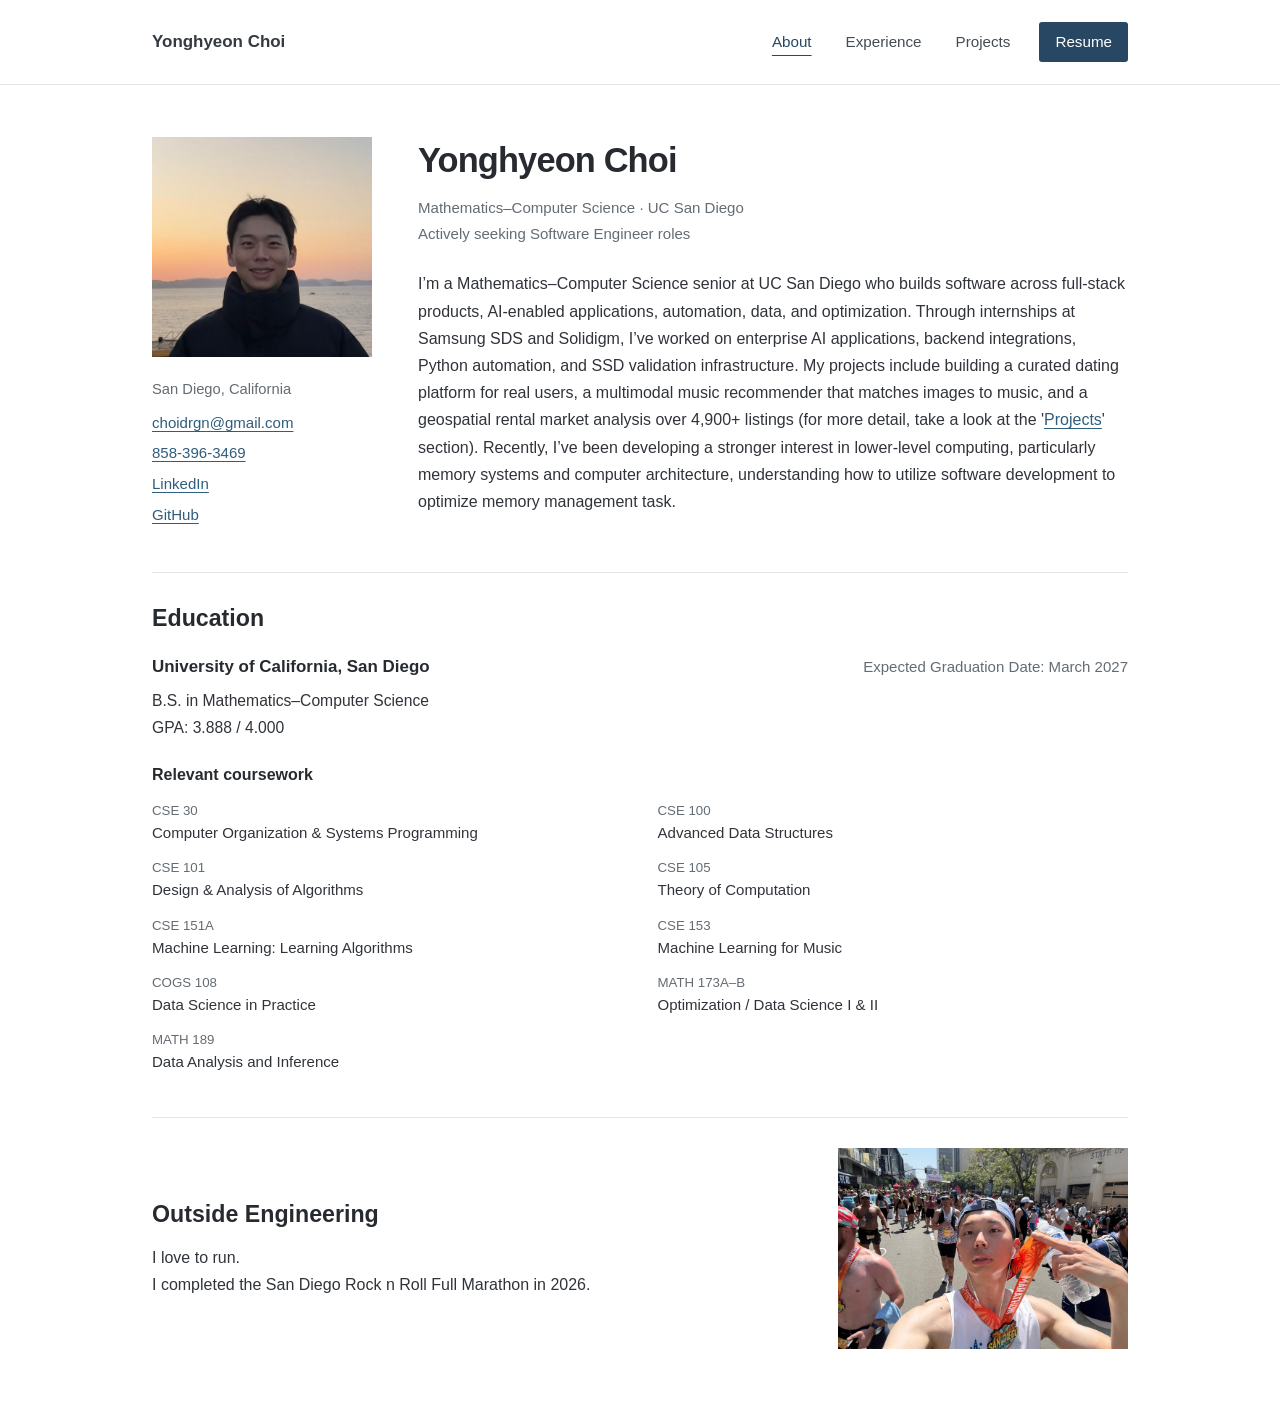
<file: index.html>
<!doctype html>
<html lang="en">
<head>
<meta charset="utf-8"><meta name="viewport" content="width=device-width, initial-scale=1">
<title>Yonghyeon Choi | About</title>
<meta name="description" content="Yonghyeon Choi, Mathematics–Computer Science at UC San Diego. Software engineering, projects, and resume. Actively seeking Software Engineer roles.">
<meta name="theme-color" content="#ffffff">
<link rel="icon" type="image/svg+xml" href="data:image/svg+xml,%3Csvg xmlns='http://www.w3.org/2000/svg' viewBox='0 0 64 64'%3E%3Crect width='64' height='64' rx='6' fill='%23274763'/%3E%3Ctext x='32' y='43' text-anchor='middle' font-family='Arial,sans-serif' font-size='29' font-weight='700' fill='white'%3EYC%3C/text%3E%3C/svg%3E">
<link rel="stylesheet" href="/styles.css">
</head><body>
<a class="skip-link" href="#main">Skip to content</a>
<header class="site-header"><div class="header-inner">
<a class="site-name" href="/">Yonghyeon Choi</a>
<nav aria-label="Main navigation"><a href="/" aria-current="page">About</a><a href="/experience/">Experience</a><a href="/projects/">Projects</a><a class="resume-nav" href="/resume/">Resume</a></nav>
</div></header>
<main id="main" class="page about-page">
<section class="about-intro" aria-labelledby="name">
<div class="profile-column">
<figure class="portrait"><img src="/portrait.jpg" width="1200" height="1600" alt="Portrait of Yonghyeon Choi"></figure>
<p class="location">San Diego, California</p>
<div class="contact-links" aria-label="Contact information"><a href="mailto:choidrgn@gmail.com">choidrgn@gmail.com</a><a href="tel:+18583963469">858-396-3469</a><a href="https://www.linkedin.com/in/yonghyeon-choi-45264133a" target="_blank" rel="noopener noreferrer">LinkedIn</a><a href="https://github.com/choi8616?tab=repositories" target="_blank" rel="noopener noreferrer">GitHub</a></div>
</div>
<div class="about-copy"><h1 id="name">Yonghyeon Choi</h1>
<p class="identity">Mathematics–Computer Science · UC San Diego<br>Actively seeking Software Engineer roles</p>
<p>I’m a Mathematics–Computer Science senior at UC San Diego who builds software across full-stack products, AI-enabled applications, automation, data, and optimization. Through internships at Samsung SDS and Solidigm, I’ve worked on enterprise AI applications, backend integrations, Python automation, and SSD validation infrastructure. My projects include building a curated dating platform for real users, a multimodal music recommender that matches images to music, and a geospatial rental market analysis over 4,900+ listings (for more detail, take a look at the '<a href="/projects/">Projects</a>' section). Recently, I’ve been developing a stronger interest in lower-level computing, particularly memory systems and computer architecture, understanding how to utilize software development to optimize memory management task.</p>
</div></section>
<section class="about-section" aria-labelledby="education"><h2 id="education">Education</h2>
<div class="entry-heading"><h3>University of California, San Diego</h3><p class="date">Expected Graduation Date: March 2027</p></div>
<p class="education-degree">B.S. in Mathematics–Computer Science<br>GPA: 3.888 / 4.000</p>
<h3 class="course-heading">Relevant coursework</h3>
<ul class="coursework"><li><span>CSE 30</span> Computer Organization &amp; Systems Programming</li><li><span>CSE 100</span> Advanced Data Structures</li><li><span>CSE 101</span> Design &amp; Analysis of Algorithms</li><li><span>CSE 105</span> Theory of Computation</li><li><span>CSE 151A</span> Machine Learning: Learning Algorithms</li><li><span>CSE 153</span> Machine Learning for Music</li><li><span>COGS 108</span> Data Science in Practice</li><li><span>MATH 173A–B</span> Optimization / Data Science I &amp; II</li><li><span>MATH 189</span> Data Analysis and Inference</li></ul>
</section>
<section class="about-section running-section" aria-labelledby="running"><div><h2 id="running">Outside Engineering</h2><p>I love to run.<br>I completed the San Diego Rock n Roll Full Marathon in 2026.</p></div><figure class="running-photo"><img src="/running.jpg" width="1600" height="1106" alt="Yonghyeon Choi with his marathon finisher medal" loading="lazy"></figure></section>
</main>
</body></html>
</file>
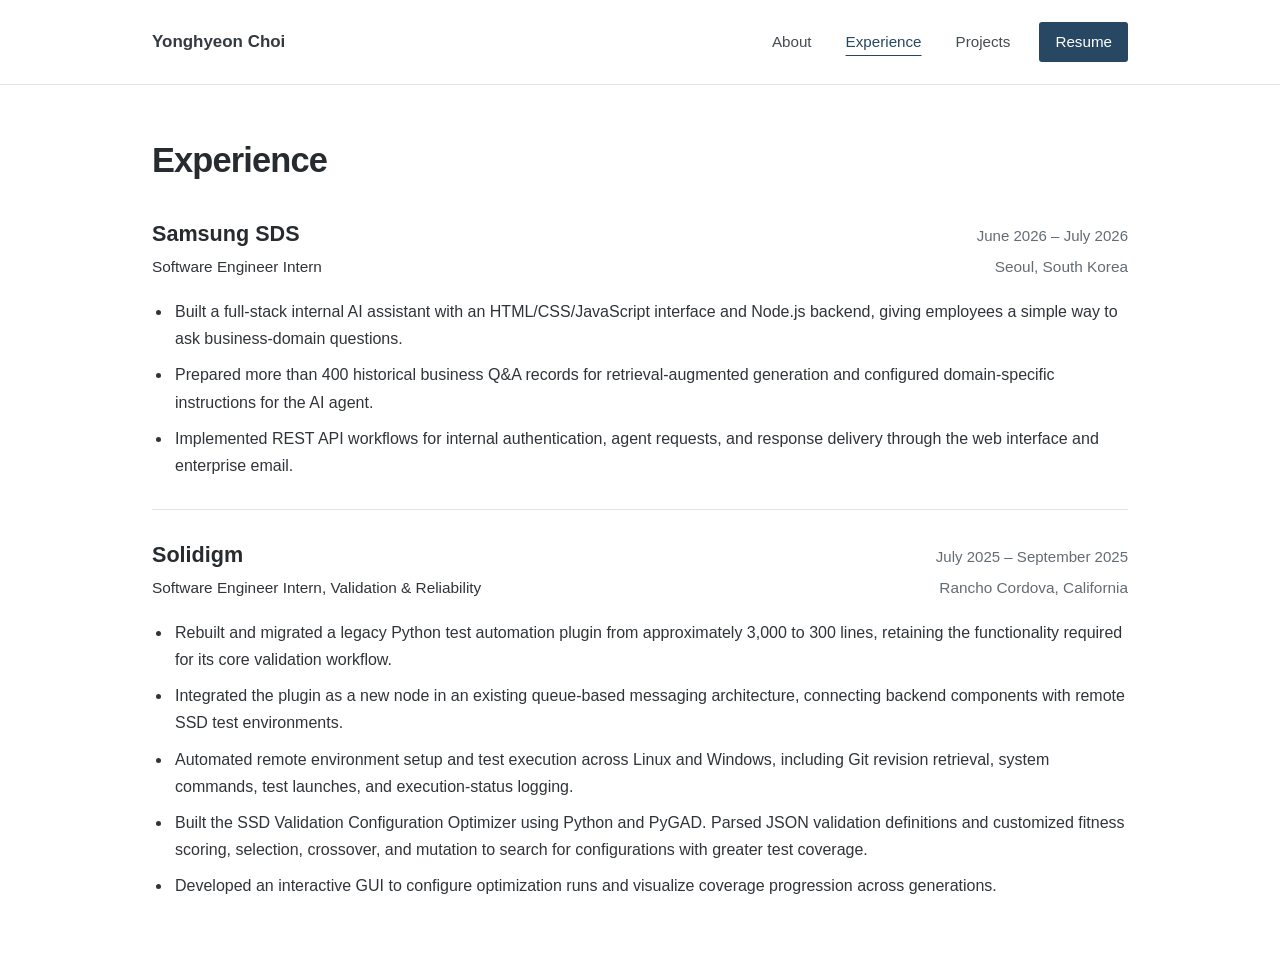
<file: experience/index.html>
<!doctype html>
<html lang="en">
<head>
<meta charset="utf-8"><meta name="viewport" content="width=device-width, initial-scale=1">
<title>Yonghyeon Choi | Experience</title>
<meta name="description" content="Yonghyeon Choi, Mathematics–Computer Science at UC San Diego. Software engineering, projects, and resume. Actively seeking Software Engineer roles.">
<meta name="theme-color" content="#ffffff">
<link rel="icon" type="image/svg+xml" href="data:image/svg+xml,%3Csvg xmlns='http://www.w3.org/2000/svg' viewBox='0 0 64 64'%3E%3Crect width='64' height='64' rx='6' fill='%23274763'/%3E%3Ctext x='32' y='43' text-anchor='middle' font-family='Arial,sans-serif' font-size='29' font-weight='700' fill='white'%3EYC%3C/text%3E%3C/svg%3E">
<link rel="stylesheet" href="/styles.css">
</head><body>
<a class="skip-link" href="#main">Skip to content</a>
<header class="site-header"><div class="header-inner">
<a class="site-name" href="/">Yonghyeon Choi</a>
<nav aria-label="Main navigation"><a href="/">About</a><a href="/experience/" aria-current="page">Experience</a><a href="/projects/">Projects</a><a class="resume-nav" href="/resume/">Resume</a></nav>
</div></header>
<main id="main" class="page "><h1 class="page-title">Experience</h1>
<article class="resume-entry">
<div class="entry-heading"><h2>Samsung SDS</h2><p class="date">June 2026 – July 2026</p></div>
<div class="job-meta"><p>Software Engineer Intern</p><p class="place">Seoul, South Korea</p></div>
<ul>
<li>Built a full-stack internal AI assistant with an HTML/CSS/JavaScript interface and Node.js backend, giving employees a simple way to ask business-domain questions.</li>
<li>Prepared more than 400 historical business Q&amp;A records for retrieval-augmented generation and configured domain-specific instructions for the AI agent.</li>
<li>Implemented REST API workflows for internal authentication, agent requests, and response delivery through the web interface and enterprise email.</li>
</ul></article>
<article class="resume-entry">
<div class="entry-heading"><h2>Solidigm</h2><p class="date">July 2025 – September 2025</p></div>
<div class="job-meta"><p>Software Engineer Intern, Validation &amp; Reliability</p><p class="place">Rancho Cordova, California</p></div>
<ul>
<li>Rebuilt and migrated a legacy Python test automation plugin from approximately 3,000 to 300 lines, retaining the functionality required for its core validation workflow.</li>
<li>Integrated the plugin as a new node in an existing queue-based messaging architecture, connecting backend components with remote SSD test environments.</li>
<li>Automated remote environment setup and test execution across Linux and Windows, including Git revision retrieval, system commands, test launches, and execution-status logging.</li>
<li>Built the SSD Validation Configuration Optimizer using Python and PyGAD. Parsed JSON validation definitions and customized fitness scoring, selection, crossover, and mutation to search for configurations with greater test coverage.</li>
<li>Developed an interactive GUI to configure optimization runs and visualize coverage progression across generations.</li>
</ul></article>
</main>
</body></html>
</file>
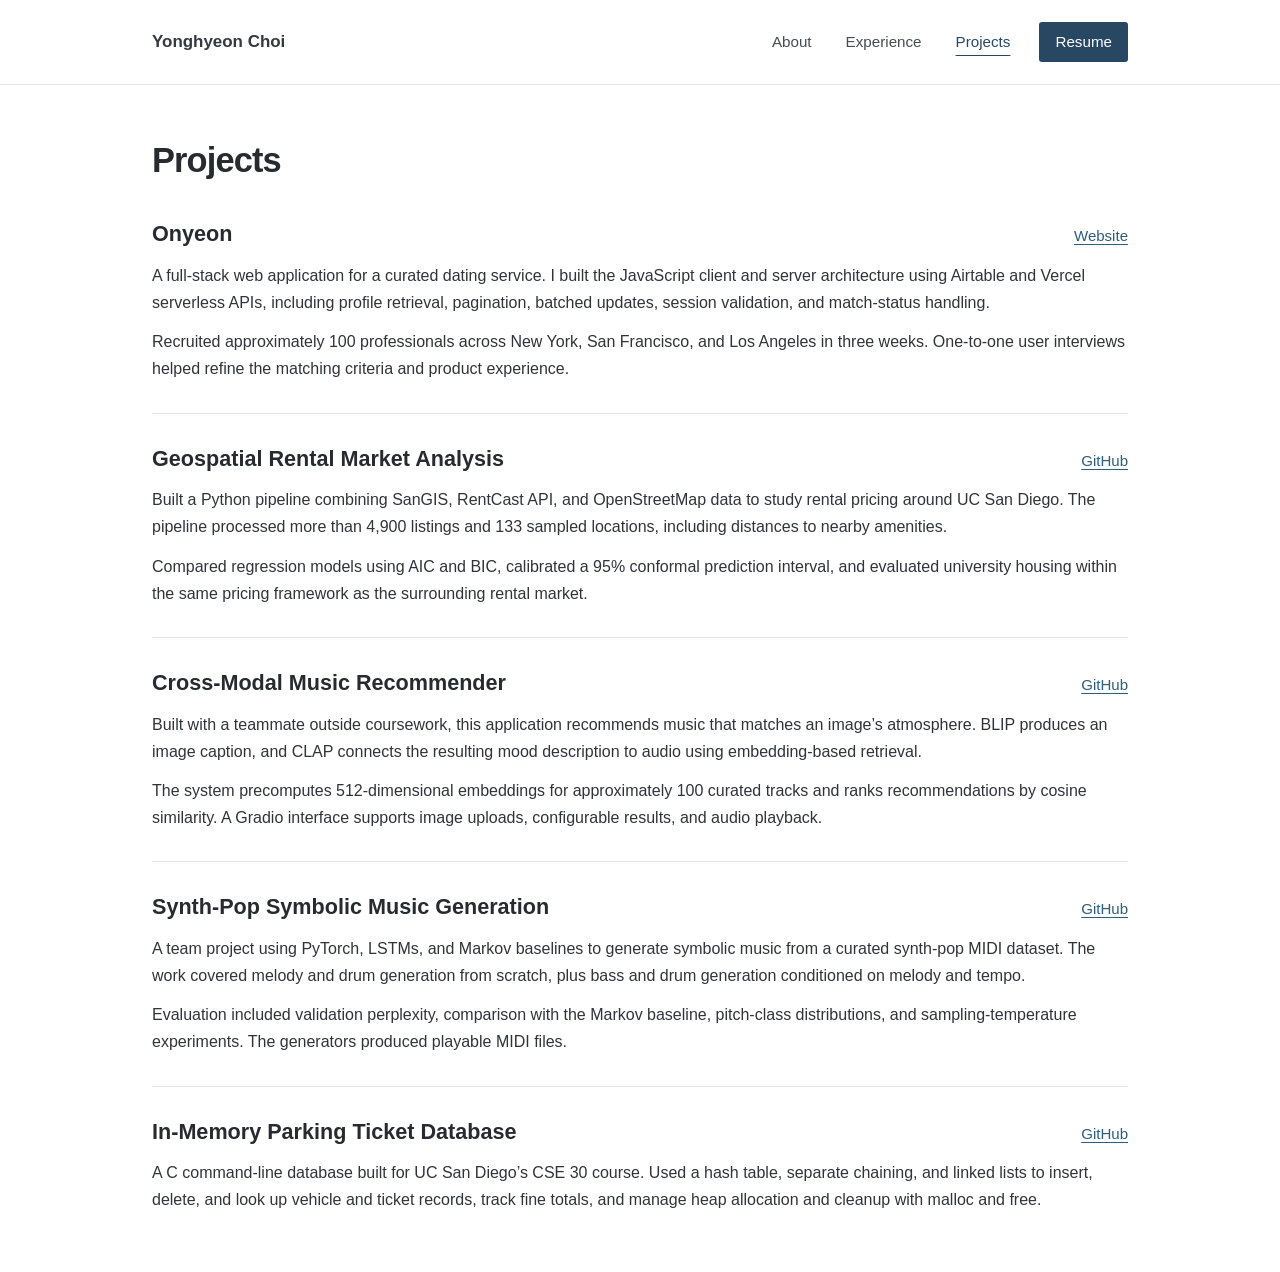
<file: projects/index.html>
<!doctype html>
<html lang="en">
<head>
<meta charset="utf-8"><meta name="viewport" content="width=device-width, initial-scale=1">
<title>Yonghyeon Choi | Projects</title>
<meta name="description" content="Yonghyeon Choi, Mathematics–Computer Science at UC San Diego. Software engineering, projects, and resume. Actively seeking Software Engineer roles.">
<meta name="theme-color" content="#ffffff">
<link rel="icon" type="image/svg+xml" href="data:image/svg+xml,%3Csvg xmlns='http://www.w3.org/2000/svg' viewBox='0 0 64 64'%3E%3Crect width='64' height='64' rx='6' fill='%23274763'/%3E%3Ctext x='32' y='43' text-anchor='middle' font-family='Arial,sans-serif' font-size='29' font-weight='700' fill='white'%3EYC%3C/text%3E%3C/svg%3E">
<link rel="stylesheet" href="/styles.css">
</head><body>
<a class="skip-link" href="#main">Skip to content</a>
<header class="site-header"><div class="header-inner">
<a class="site-name" href="/">Yonghyeon Choi</a>
<nav aria-label="Main navigation"><a href="/">About</a><a href="/experience/">Experience</a><a href="/projects/" aria-current="page">Projects</a><a class="resume-nav" href="/resume/">Resume</a></nav>
</div></header>
<main id="main" class="page "><h1 class="page-title">Projects</h1>
<article class="project-entry"><div class="project-heading"><h2>Onyeon</h2><a href="https://www.on-yeon.com/" target="_blank" rel="noopener noreferrer" aria-label="Visit Onyeon">Website</a></div>
<p>A full-stack web application for a curated dating service. I built the JavaScript client and server architecture using Airtable and Vercel serverless APIs, including profile retrieval, pagination, batched updates, session validation, and match-status handling.</p>
<p>Recruited approximately 100 professionals across New York, San Francisco, and Los Angeles in three weeks. One-to-one user interviews helped refine the matching criteria and product experience.</p></article>
<article class="project-entry"><div class="project-heading"><h2>Geospatial Rental Market Analysis</h2><a href="https://github.com/ryanchrisstanley-sudo/math189proj" target="_blank" rel="noopener noreferrer" aria-label="View Geospatial Rental Market Analysis on GitHub">GitHub</a></div>
<p>Built a Python pipeline combining SanGIS, RentCast API, and OpenStreetMap data to study rental pricing around UC San Diego. The pipeline processed more than 4,900 listings and 133 sampled locations, including distances to nearby amenities.</p>
<p>Compared regression models using AIC and BIC, calibrated a 95% conformal prediction interval, and evaluated university housing within the same pricing framework as the surrounding rental market.</p></article>
<article class="project-entry"><div class="project-heading"><h2>Cross-Modal Music Recommender</h2><a href="https://github.com/choi8616/cross_modal_music_recommender" target="_blank" rel="noopener noreferrer" aria-label="View Cross-Modal Music Recommender on GitHub">GitHub</a></div>
<p>Built with a teammate outside coursework, this application recommends music that matches an image’s atmosphere. BLIP produces an image caption, and CLAP connects the resulting mood description to audio using embedding-based retrieval.</p>
<p>The system precomputes 512-dimensional embeddings for approximately 100 curated tracks and ranks recommendations by cosine similarity. A Gradio interface supports image uploads, configurable results, and audio playback.</p></article>
<article class="project-entry"><div class="project-heading"><h2>Synth-Pop Symbolic Music Generation</h2><a href="https://github.com/choi8616/synth_music_generator" target="_blank" rel="noopener noreferrer" aria-label="View Synth-Pop Symbolic Music Generation on GitHub">GitHub</a></div>
<p>A team project using PyTorch, LSTMs, and Markov baselines to generate symbolic music from a curated synth-pop MIDI dataset. The work covered melody and drum generation from scratch, plus bass and drum generation conditioned on melody and tempo.</p>
<p>Evaluation included validation perplexity, comparison with the Markov baseline, pitch-class distributions, and sampling-temperature experiments. The generators produced playable MIDI files.</p></article>
<article class="project-entry"><div class="project-heading"><h2>In-Memory Parking Ticket Database</h2><a href="https://github.com/choi8616/parking-ticket-db" target="_blank" rel="noopener noreferrer" aria-label="View In-Memory Parking Ticket Database on GitHub">GitHub</a></div>
<p>A C command-line database built for UC San Diego’s CSE 30 course. Used a hash table, separate chaining, and linked lists to insert, delete, and look up vehicle and ticket records, track fine totals, and manage heap allocation and cleanup with malloc and free.</p></article>
</main>
</body></html>
</file>
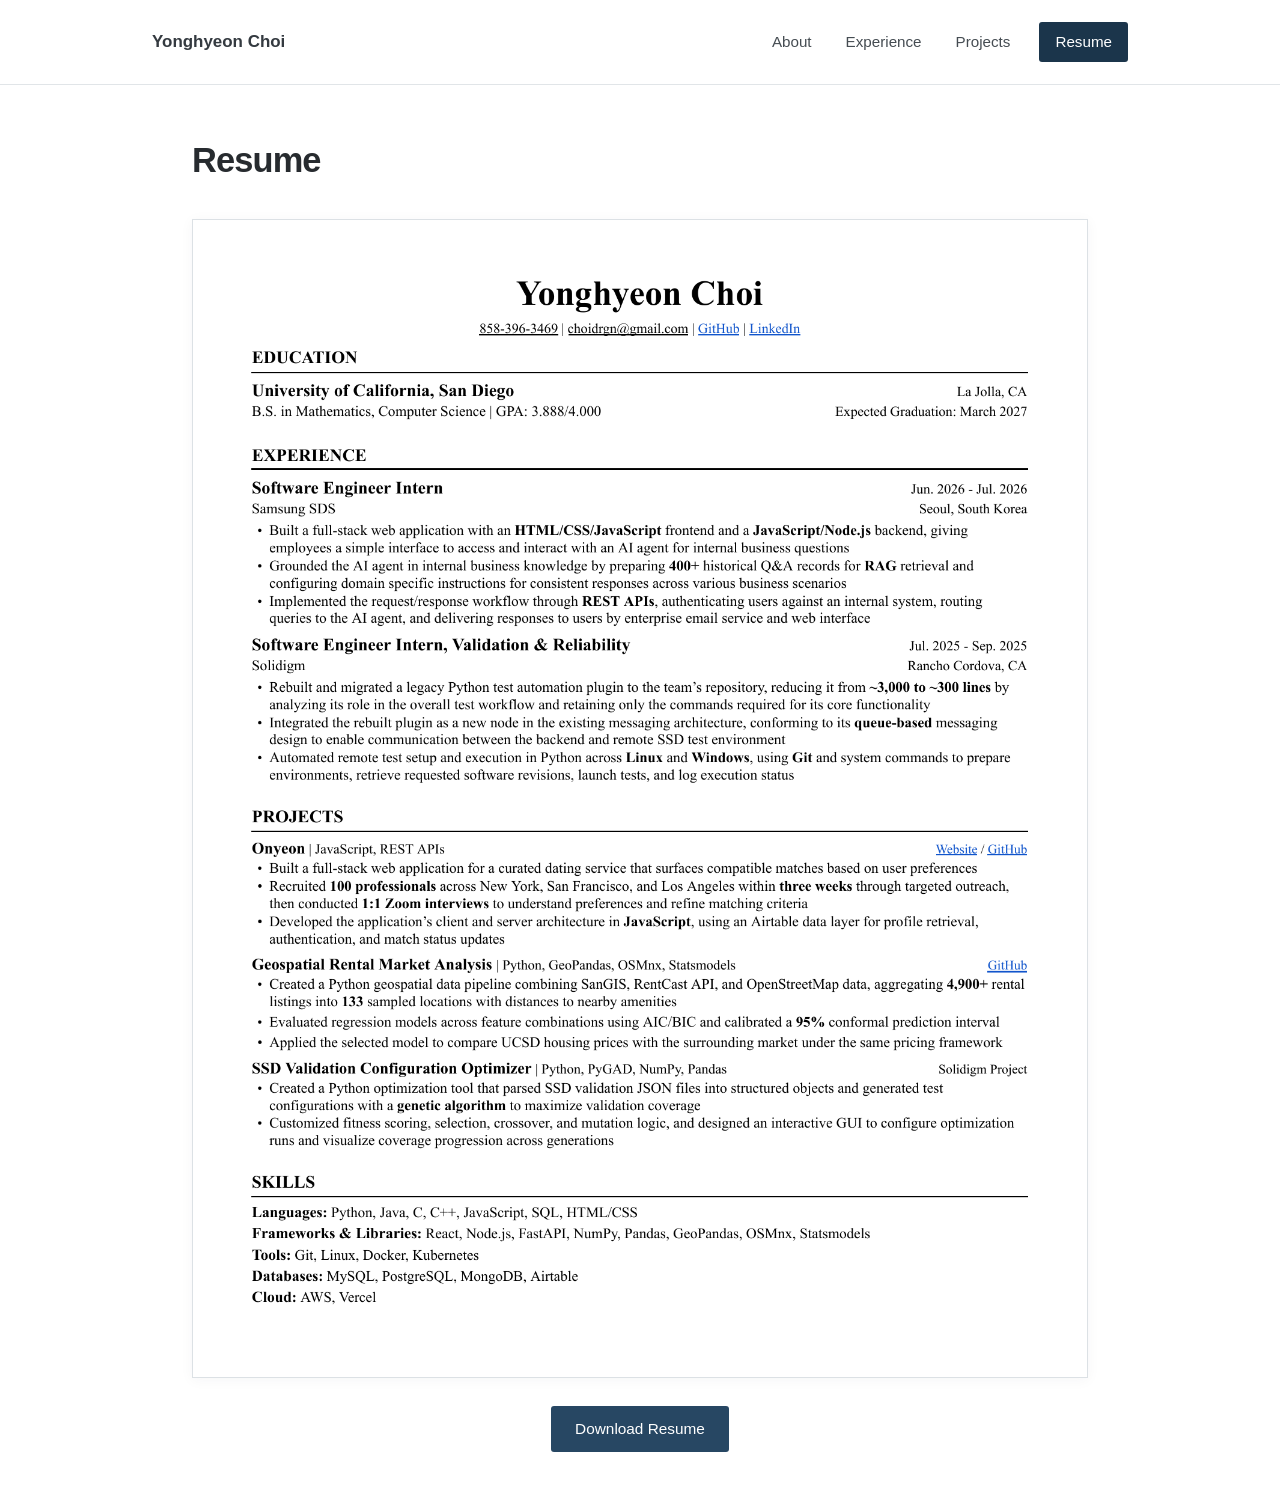
<file: resume/index.html>
<!doctype html>
<html lang="en">
<head>
<meta charset="utf-8"><meta name="viewport" content="width=device-width, initial-scale=1">
<title>Yonghyeon Choi | Resume</title>
<meta name="description" content="Yonghyeon Choi, Mathematics–Computer Science at UC San Diego. Software engineering, projects, and resume. Actively seeking Software Engineer roles.">
<meta name="theme-color" content="#ffffff">
<link rel="icon" type="image/svg+xml" href="data:image/svg+xml,%3Csvg xmlns='http://www.w3.org/2000/svg' viewBox='0 0 64 64'%3E%3Crect width='64' height='64' rx='6' fill='%23274763'/%3E%3Ctext x='32' y='43' text-anchor='middle' font-family='Arial,sans-serif' font-size='29' font-weight='700' fill='white'%3EYC%3C/text%3E%3C/svg%3E">
<link rel="stylesheet" href="/styles.css">
</head><body>
<a class="skip-link" href="#main">Skip to content</a>
<header class="site-header"><div class="header-inner">
<a class="site-name" href="/">Yonghyeon Choi</a>
<nav aria-label="Main navigation"><a href="/">About</a><a href="/experience/">Experience</a><a href="/projects/">Projects</a><a class="resume-nav" href="/resume/" aria-current="page">Resume</a></nav>
</div></header>
<main id="main" class="page resume-page"><h1 class="page-title">Resume</h1>
<figure class="resume-document"><a href="/Yonghyeon-Choi-Resume.pdf" target="_blank" rel="noopener noreferrer" aria-label="Open Yonghyeon Choi’s original resume PDF"><img src="/resume-preview.png" width="1488" height="1925" alt="Yonghyeon Choi’s software engineering resume, including education, experience, projects, and technical skills. Open the linked PDF to read or zoom."></a></figure>
<div class="resume-download"><a class="download-button" href="/Yonghyeon-Choi-Resume.pdf" download="Yonghyeon_Choi_SoftwareEngineer_2026.pdf">Download Resume</a></div>
</main>
</body></html>
</file>
<file: styles.css>
:root{font-family:Arial,Helvetica,sans-serif;color:#30343a;background:#fff;font-size:16px;line-height:1.7;--blue:#274763;--link:#2f5d7c;--muted:#646c73;--rule:#e1e5e8}*{box-sizing:border-box}body{margin:0}a{color:var(--link);text-underline-offset:3px;text-decoration-thickness:1px}a:hover{color:#193a53;text-decoration-thickness:2px}a:focus-visible{outline:3px solid #a8c5dd;outline-offset:5px}p{margin:0 0 1rem}h1,h2,h3{line-height:1.35;color:#272b2f}h1{font-size:2.15rem;font-weight:600;letter-spacing:-.025em;margin:0 0 12px}h2{font-size:1.45rem;font-weight:600;margin:0 0 20px}h3{font-size:1.06rem;font-weight:600;margin:0}ul{padding-left:20px;margin:16px 0 0}li{margin:9px 0;padding-left:2px}.skip-link{position:absolute;top:-70px;left:15px;background:#fff;padding:10px;z-index:5}.skip-link:focus{top:10px}.site-header{border-bottom:1px solid var(--rule)}.header-inner{max-width:1040px;margin:auto;padding:22px 32px;display:flex;align-items:center;justify-content:space-between;gap:28px}.site-name{color:#343a40;text-decoration:none;font-size:1.06rem;font-weight:600}nav{display:flex;gap:14px;align-items:center}nav a{color:#454c52;text-decoration:none;padding:6px 10px;font-size:.95rem}nav a[aria-current="page"]:not(.resume-nav){text-decoration:underline;text-underline-offset:8px;text-decoration-thickness:1px;color:var(--blue)}nav a:hover{color:var(--blue);text-decoration:underline;text-underline-offset:8px}nav .resume-nav{color:#fff;background:var(--blue);border-radius:3px;padding:7px 16px;margin-left:5px}nav .resume-nav:hover,nav .resume-nav[aria-current="page"]{color:#fff;background:#1b354b;text-decoration:none}.page{max-width:1040px;margin:auto;padding:52px 32px 58px;min-height:calc(100vh - 88px)}.about-intro{display:grid;grid-template-columns:220px minmax(0,1fr);gap:46px;align-items:start}.portrait{position:relative;width:100%;aspect-ratio:1;margin:0;overflow:hidden;background:#f3f5f6}.portrait img{display:block;position:absolute;width:230%;max-width:none;height:auto;left:50%;top:50%;transform:translate(-62%,-65%)}.about-copy .identity{color:var(--muted);font-size:.94rem;margin:0 0 24px}.about-copy p:not(.identity):not(.location){margin-bottom:14px}.location{color:var(--muted);font-size:.92rem;margin:20px 0 8px}.contact-links{display:flex;flex-direction:column;align-items:flex-start;gap:5px;font-size:.94rem;overflow-wrap:anywhere}.about-section{border-top:1px solid var(--rule);padding-top:30px;margin-top:43px}.entry-heading{display:flex;justify-content:space-between;align-items:baseline;gap:20px}.date{color:var(--muted);font-size:.94rem;white-space:nowrap;margin:0}.education-degree{margin:8px 0 23px;font-size:.98rem}.course-heading{font-size:1rem;font-weight:600;margin-bottom:14px}.coursework{list-style:none;display:grid;grid-template-columns:1fr 1fr;gap:12px 35px;margin:0;padding:0}.coursework li{font-size:.94rem;line-height:1.6;margin:0;padding:0}.coursework span{display:block;font-size:.83rem;color:var(--muted)}.running-section{display:grid;grid-template-columns:1fr 290px;gap:42px;align-items:center}.running-section h2{margin-bottom:14px}.running-section p{margin-bottom:0}.running-photo{width:100%;margin:0;overflow:hidden}.running-photo img{display:block;width:100%;height:auto}.page-title{margin-bottom:36px}.resume-entry+.resume-entry,.project-entry+.project-entry{border-top:1px solid var(--rule);padding-top:30px;margin-top:30px}.resume-entry h2,.project-entry h2{font-size:1.35rem;margin:0}.job-meta{display:flex;justify-content:space-between;gap:16px;margin-top:5px}.job-meta p{margin:0;font-size:.96rem}.job-meta .place{color:var(--muted);text-align:right}.resume-entry ul{margin-top:18px}.resume-entry li{padding-left:3px}.project-heading{display:flex;align-items:baseline;justify-content:space-between;gap:20px;margin-bottom:13px}.project-heading a{font-size:.94rem;white-space:nowrap}.project-entry p{margin:0 0 12px}.project-entry p:last-child{margin-bottom:0}.resume-page{max-width:960px}.resume-document{margin:0;border:1px solid #dce1e5;box-shadow:0 2px 13px #2433420b;background:white}.resume-document img{display:block;width:100%;height:auto}.resume-download{text-align:center;margin:28px 0 0}.download-button{display:inline-block;color:#fff;background:var(--blue);padding:10px 24px;border-radius:3px;font-size:.96rem;text-decoration:none}.download-button:hover{color:#fff;background:#1b354b;text-decoration:none}.screen-reader-only{position:absolute;width:1px;height:1px;padding:0;margin:-1px;overflow:hidden;clip:rect(0,0,0,0);white-space:nowrap;border:0}
@media(max-width:760px){.header-inner{padding:18px 24px;flex-direction:column;gap:15px;align-items:flex-start}nav{gap:8px;flex-wrap:wrap}nav a{font-size:.91rem;padding:5px 8px}nav .resume-nav{margin-left:0;padding:6px 13px}.page{padding:35px 24px 45px}.about-intro{grid-template-columns:175px minmax(0,1fr);gap:27px}h1{font-size:1.9rem}.entry-heading{display:block}.date{margin-top:5px}.job-meta{display:block}.job-meta .place{text-align:left;margin-top:4px}.running-section{grid-template-columns:1fr 230px;gap:28px}.coursework{gap:12px 24px}.project-heading{display:block}.project-heading a{display:inline-block;margin-top:7px;min-height:30px}}
@media(max-width:550px){.about-intro{grid-template-columns:1fr;gap:26px}.portrait{width:170px}.about-copy h1{font-size:2rem}.about-copy .identity{margin-bottom:21px}.contact-links{gap:5px}.coursework{grid-template-columns:1fr;gap:13px}.running-section{grid-template-columns:1fr;gap:22px}.running-photo{max-width:320px}.about-section{margin-top:33px;padding-top:26px}.page-title{margin-bottom:28px}nav{gap:4px}nav a{font-size:.88rem;padding:5px 7px}nav .resume-nav{padding:6px 11px}.resume-page{padding-left:15px;padding-right:15px}.resume-page h1{padding-left:9px}}
@media print{.site-header,.skip-link,.resume-download{display:none}.page{padding:0;max-width:none}.resume-document{box-shadow:none;border:0}.resume-page h1{display:none}a{color:inherit}.resume-entry,.project-entry{break-inside:avoid}}
</file>
